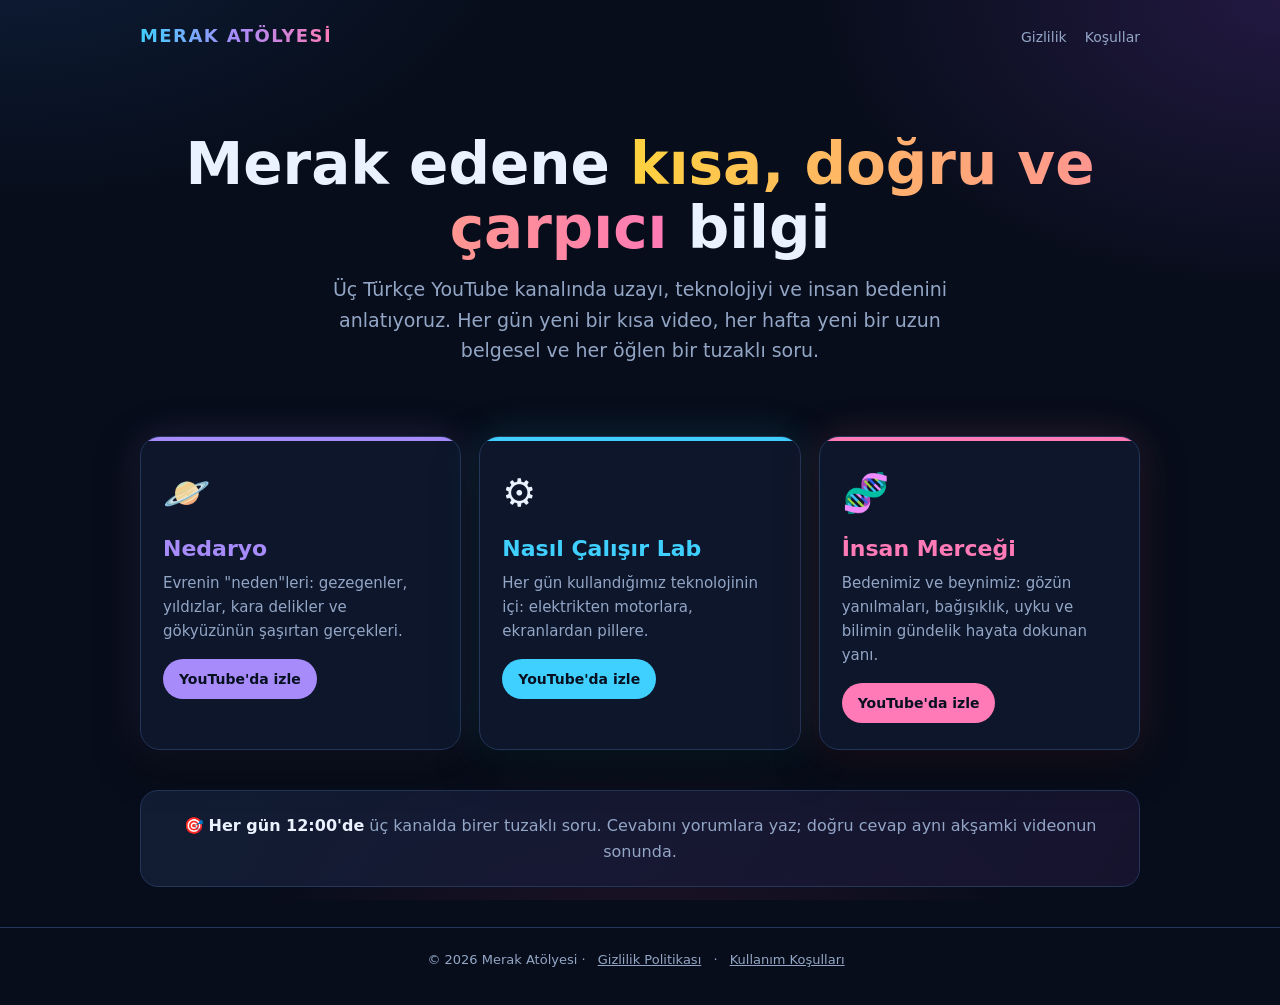
<file: index.html>
<!doctype html>
<html lang="tr">
<head>
<meta charset="utf-8">
<meta name="viewport" content="width=device-width, initial-scale=1">
<title>Merak Atölyesi · Nedaryo, Nasıl Çalışır Lab, İnsan Merceği</title>
<meta name="description" content="Uzayı, teknolojiyi ve insan bedenini kısa ve doğru bilgilerle anlatan üç Türkçe YouTube kanalı: Nedaryo, Nasıl Çalışır Lab ve İnsan Merceği.">
<link rel="stylesheet" href="style.css">
</head>
<body>
<div class="wrap">
  <header>
    <a class="logo" href="./">MERAK ATÖLYESİ</a>
    <nav><a href="gizlilik.html">Gizlilik</a><a href="kosullar.html">Koşullar</a></nav>
  </header>
  <section class="hero">
    <h1>Merak edene <span>kısa, doğru ve çarpıcı</span> bilgi</h1>
    <p>Üç Türkçe YouTube kanalında uzayı, teknolojiyi ve insan bedenini anlatıyoruz. Her gün yeni bir kısa video, her hafta yeni bir uzun belgesel ve her öğlen bir tuzaklı soru.</p>
  </section>
  <section class="grid">
    <article class="kanal" style="--c:var(--ned)">
      <div class="ikon">🪐</div><h2>Nedaryo</h2>
      <p>Evrenin "neden"leri: gezegenler, yıldızlar, kara delikler ve gökyüzünün şaşırtan gerçekleri.</p>
      <a class="btn" href="https://www.youtube.com/@nedaryo" target="_blank" rel="noopener">YouTube'da izle</a>
    </article>
    <article class="kanal" style="--c:var(--nc)">
      <div class="ikon">⚙️</div><h2>Nasıl Çalışır Lab</h2>
      <p>Her gün kullandığımız teknolojinin içi: elektrikten motorlara, ekranlardan pillere.</p>
      <a class="btn" href="https://www.youtube.com/@nasilcalisirlab" target="_blank" rel="noopener">YouTube'da izle</a>
    </article>
    <article class="kanal" style="--c:var(--im)">
      <div class="ikon">🧬</div><h2>İnsan Merceği</h2>
      <p>Bedenimiz ve beynimiz: gözün yanılmaları, bağışıklık, uyku ve bilimin gündelik hayata dokunan yanı.</p>
      <a class="btn" href="https://www.youtube.com/@insanmercegi" target="_blank" rel="noopener">YouTube'da izle</a>
    </article>
  </section>
  <div class="bant">🎯 <b>Her gün 12:00'de</b> üç kanalda birer tuzaklı soru. Cevabını yorumlara yaz; doğru cevap aynı akşamki videonun sonunda.</div>
</div>
<footer><div class="wrap">© 2026 Merak Atölyesi · <a href="gizlilik.html">Gizlilik Politikası</a> · <a href="kosullar.html">Kullanım Koşulları</a></div></footer>
</body>
</html>
</file>
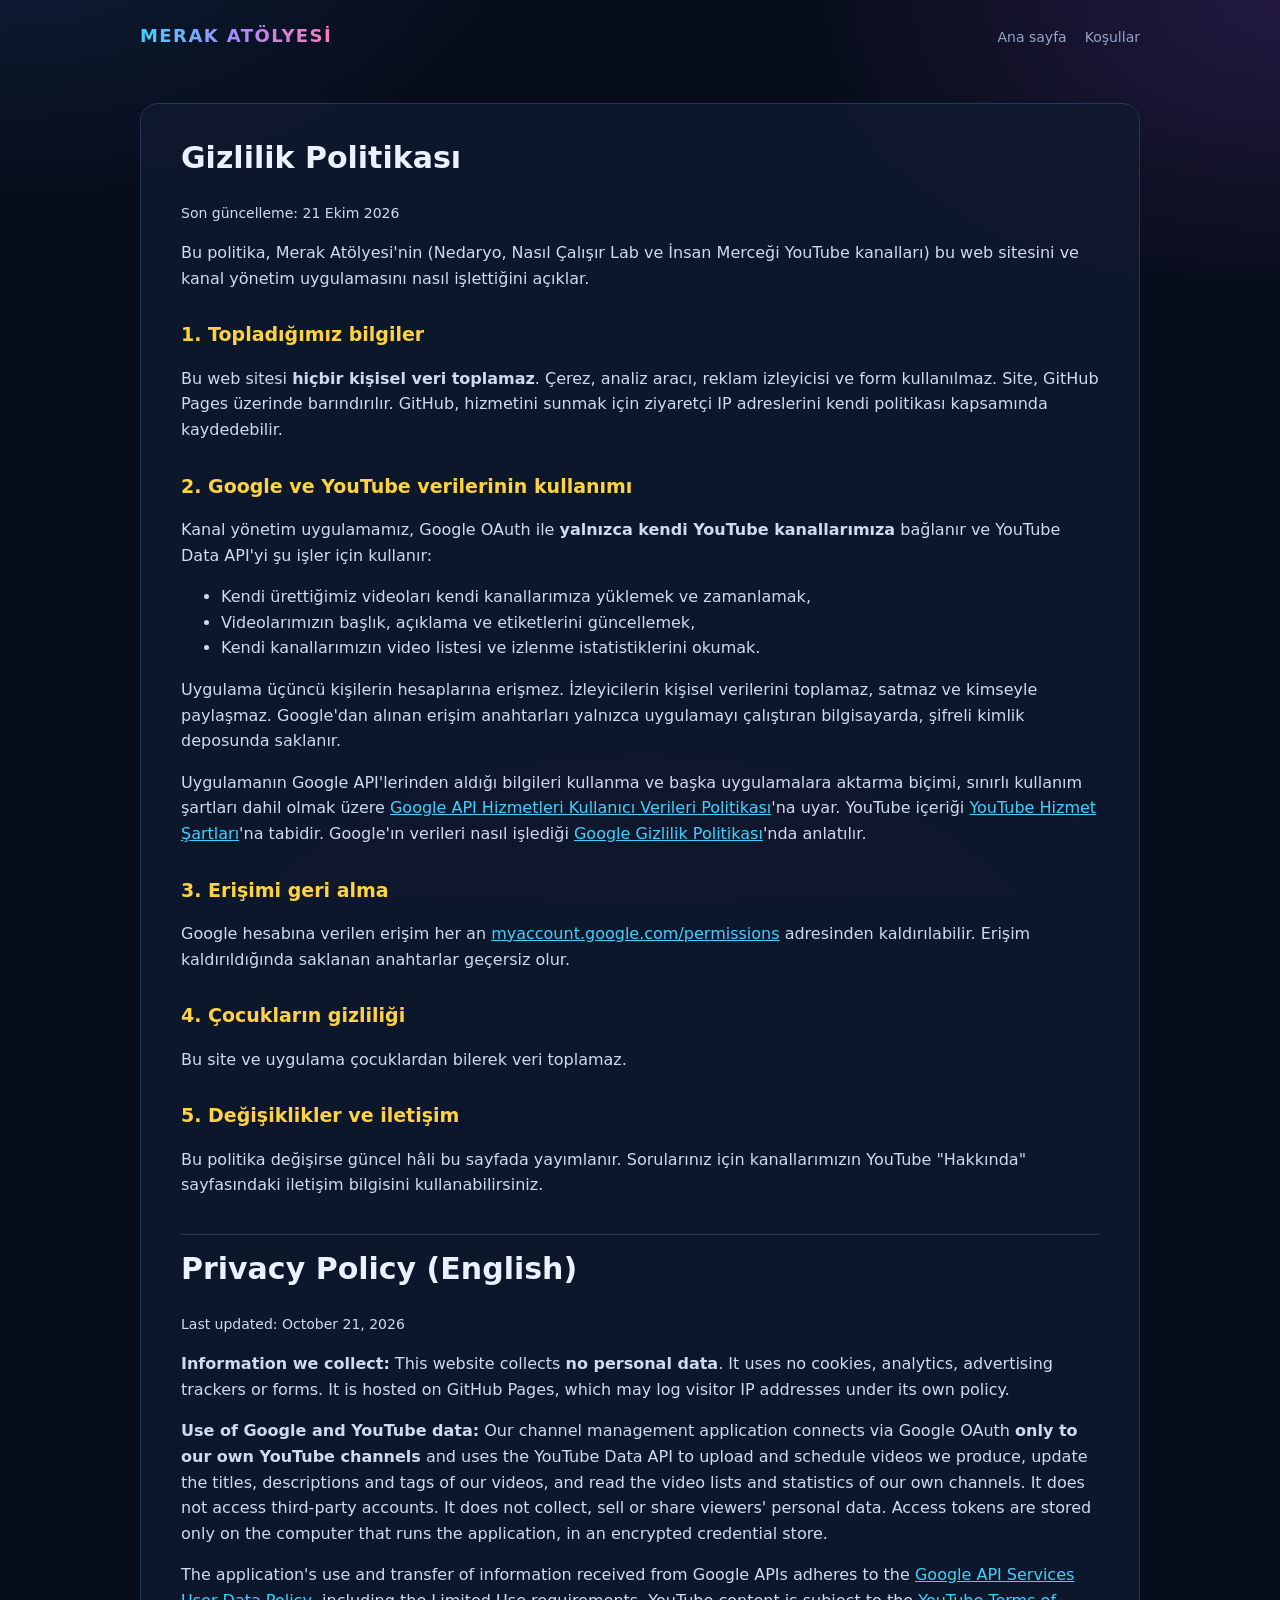
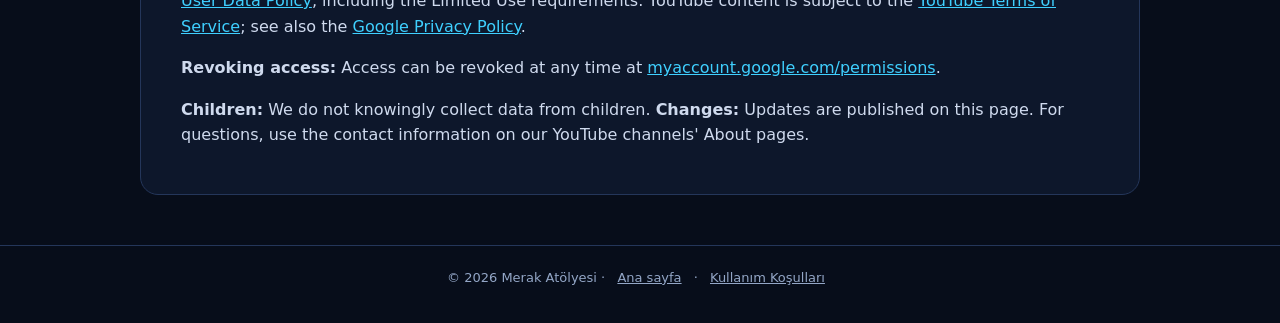
<file: gizlilik.html>
<!doctype html>
<html lang="tr">
<head>
<meta charset="utf-8">
<meta name="viewport" content="width=device-width, initial-scale=1">
<title>Gizlilik Politikası · Merak Atölyesi</title>
<link rel="stylesheet" href="style.css">
</head>
<body>
<div class="wrap">
  <header><a class="logo" href="./">MERAK ATÖLYESİ</a><nav><a href="./">Ana sayfa</a><a href="kosullar.html">Koşullar</a></nav></header>
  <main class="doc">
    <h1>Gizlilik Politikası</h1>
    <p class="tarih">Son güncelleme: 21 Ekim 2026</p>
    <p>Bu politika, Merak Atölyesi'nin (Nedaryo, Nasıl Çalışır Lab ve İnsan Merceği YouTube kanalları) bu web sitesini ve kanal yönetim uygulamasını nasıl işlettiğini açıklar.</p>
    <h2>1. Topladığımız bilgiler</h2>
    <p>Bu web sitesi <b>hiçbir kişisel veri toplamaz</b>. Çerez, analiz aracı, reklam izleyicisi ve form kullanılmaz. Site, GitHub Pages üzerinde barındırılır. GitHub, hizmetini sunmak için ziyaretçi IP adreslerini kendi politikası kapsamında kaydedebilir.</p>
    <h2>2. Google ve YouTube verilerinin kullanımı</h2>
    <p>Kanal yönetim uygulamamız, Google OAuth ile <b>yalnızca kendi YouTube kanallarımıza</b> bağlanır ve YouTube Data API'yi şu işler için kullanır:</p>
    <ul>
      <li>Kendi ürettiğimiz videoları kendi kanallarımıza yüklemek ve zamanlamak,</li>
      <li>Videolarımızın başlık, açıklama ve etiketlerini güncellemek,</li>
      <li>Kendi kanallarımızın video listesi ve izlenme istatistiklerini okumak.</li>
    </ul>
    <p>Uygulama üçüncü kişilerin hesaplarına erişmez. İzleyicilerin kişisel verilerini toplamaz, satmaz ve kimseyle paylaşmaz. Google'dan alınan erişim anahtarları yalnızca uygulamayı çalıştıran bilgisayarda, şifreli kimlik deposunda saklanır.</p>
    <p>Uygulamanın Google API'lerinden aldığı bilgileri kullanma ve başka uygulamalara aktarma biçimi, sınırlı kullanım şartları dahil olmak üzere <a href="https://developers.google.com/terms/api-services-user-data-policy" target="_blank" rel="noopener">Google API Hizmetleri Kullanıcı Verileri Politikası</a>'na uyar. YouTube içeriği <a href="https://www.youtube.com/t/terms" target="_blank" rel="noopener">YouTube Hizmet Şartları</a>'na tabidir. Google'ın verileri nasıl işlediği <a href="https://policies.google.com/privacy" target="_blank" rel="noopener">Google Gizlilik Politikası</a>'nda anlatılır.</p>
    <h2>3. Erişimi geri alma</h2>
    <p>Google hesabına verilen erişim her an <a href="https://myaccount.google.com/permissions" target="_blank" rel="noopener">myaccount.google.com/permissions</a> adresinden kaldırılabilir. Erişim kaldırıldığında saklanan anahtarlar geçersiz olur.</p>
    <h2>4. Çocukların gizliliği</h2>
    <p>Bu site ve uygulama çocuklardan bilerek veri toplamaz.</p>
    <h2>5. Değişiklikler ve iletişim</h2>
    <p>Bu politika değişirse güncel hâli bu sayfada yayımlanır. Sorularınız için kanallarımızın YouTube "Hakkında" sayfasındaki iletişim bilgisini kullanabilirsiniz.</p>

    <div class="en" lang="en">
      <h1>Privacy Policy (English)</h1>
      <p class="tarih">Last updated: October 21, 2026</p>
      <p><b>Information we collect:</b> This website collects <b>no personal data</b>. It uses no cookies, analytics, advertising trackers or forms. It is hosted on GitHub Pages, which may log visitor IP addresses under its own policy.</p>
      <p><b>Use of Google and YouTube data:</b> Our channel management application connects via Google OAuth <b>only to our own YouTube channels</b> and uses the YouTube Data API to upload and schedule videos we produce, update the titles, descriptions and tags of our videos, and read the video lists and statistics of our own channels. It does not access third-party accounts. It does not collect, sell or share viewers' personal data. Access tokens are stored only on the computer that runs the application, in an encrypted credential store.</p>
      <p>The application's use and transfer of information received from Google APIs adheres to the <a href="https://developers.google.com/terms/api-services-user-data-policy" target="_blank" rel="noopener">Google API Services User Data Policy</a>, including the Limited Use requirements. YouTube content is subject to the <a href="https://www.youtube.com/t/terms" target="_blank" rel="noopener">YouTube Terms of Service</a>; see also the <a href="https://policies.google.com/privacy" target="_blank" rel="noopener">Google Privacy Policy</a>.</p>
      <p><b>Revoking access:</b> Access can be revoked at any time at <a href="https://myaccount.google.com/permissions" target="_blank" rel="noopener">myaccount.google.com/permissions</a>.</p>
      <p><b>Children:</b> We do not knowingly collect data from children. <b>Changes:</b> Updates are published on this page. For questions, use the contact information on our YouTube channels' About pages.</p>
    </div>
  </main>
</div>
<footer><div class="wrap">© 2026 Merak Atölyesi · <a href="./">Ana sayfa</a> · <a href="kosullar.html">Kullanım Koşulları</a></div></footer>
</body>
</html>
</file>
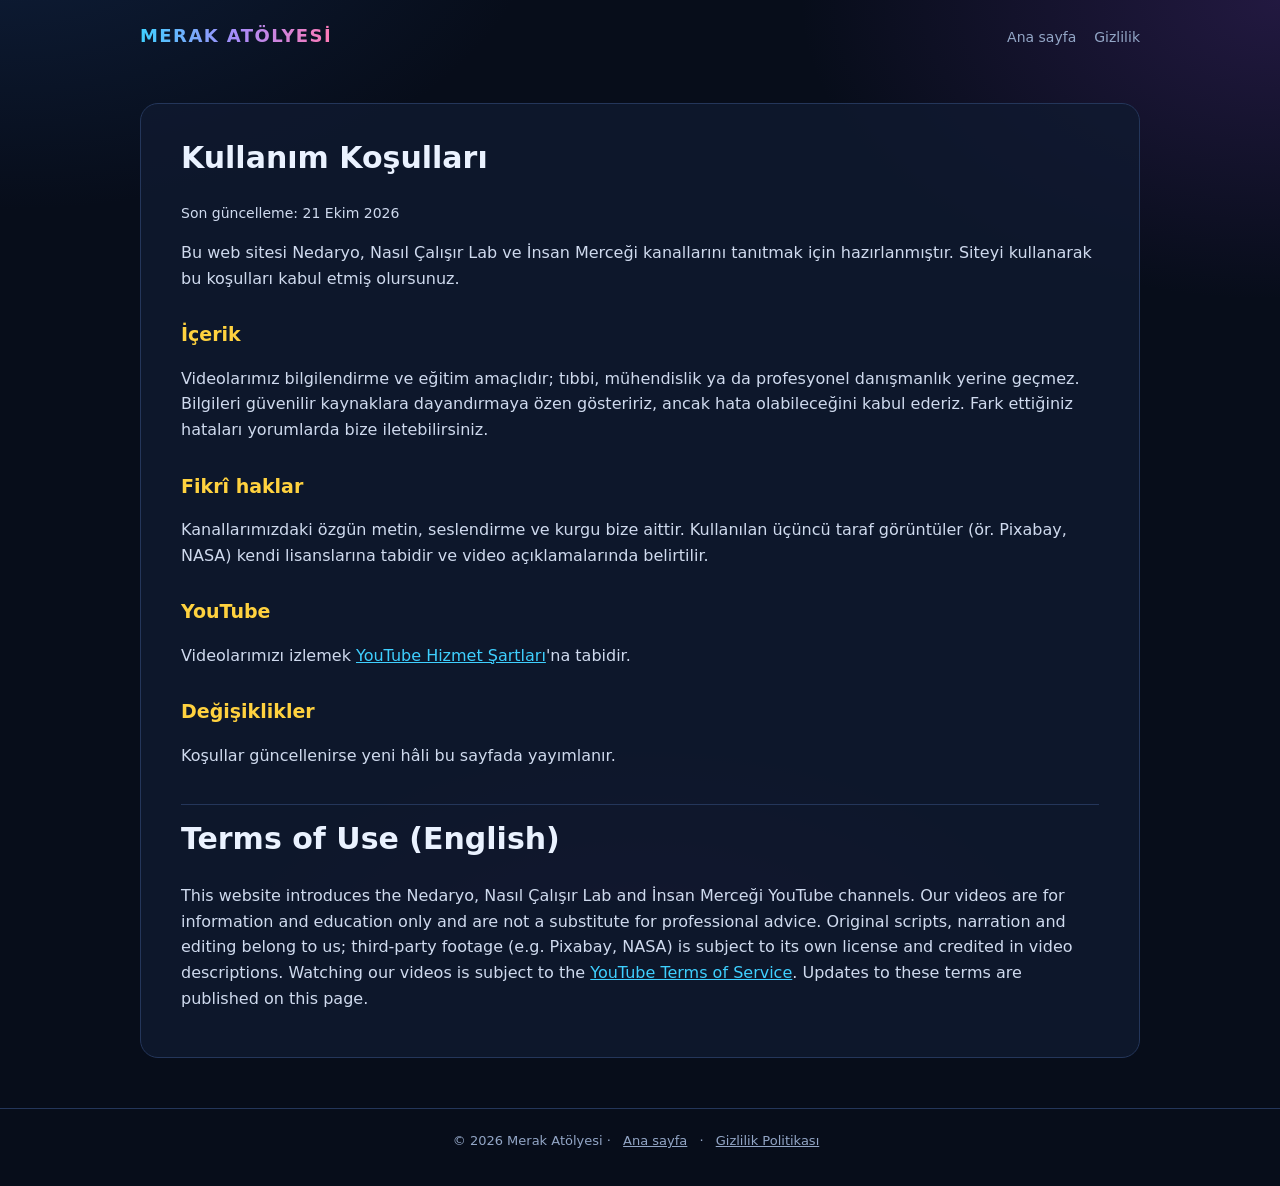
<file: kosullar.html>
<!doctype html>
<html lang="tr">
<head>
<meta charset="utf-8">
<meta name="viewport" content="width=device-width, initial-scale=1">
<title>Kullanım Koşulları · Merak Atölyesi</title>
<link rel="stylesheet" href="style.css">
</head>
<body>
<div class="wrap">
  <header><a class="logo" href="./">MERAK ATÖLYESİ</a><nav><a href="./">Ana sayfa</a><a href="gizlilik.html">Gizlilik</a></nav></header>
  <main class="doc">
    <h1>Kullanım Koşulları</h1>
    <p class="tarih">Son güncelleme: 21 Ekim 2026</p>
    <p>Bu web sitesi Nedaryo, Nasıl Çalışır Lab ve İnsan Merceği kanallarını tanıtmak için hazırlanmıştır. Siteyi kullanarak bu koşulları kabul etmiş olursunuz.</p>
    <h2>İçerik</h2>
    <p>Videolarımız bilgilendirme ve eğitim amaçlıdır; tıbbi, mühendislik ya da profesyonel danışmanlık yerine geçmez. Bilgileri güvenilir kaynaklara dayandırmaya özen gösteririz, ancak hata olabileceğini kabul ederiz. Fark ettiğiniz hataları yorumlarda bize iletebilirsiniz.</p>
    <h2>Fikrî haklar</h2>
    <p>Kanallarımızdaki özgün metin, seslendirme ve kurgu bize aittir. Kullanılan üçüncü taraf görüntüler (ör. Pixabay, NASA) kendi lisanslarına tabidir ve video açıklamalarında belirtilir.</p>
    <h2>YouTube</h2>
    <p>Videolarımızı izlemek <a href="https://www.youtube.com/t/terms" target="_blank" rel="noopener">YouTube Hizmet Şartları</a>'na tabidir.</p>
    <h2>Değişiklikler</h2>
    <p>Koşullar güncellenirse yeni hâli bu sayfada yayımlanır.</p>
    <div class="en" lang="en">
      <h1>Terms of Use (English)</h1>
      <p>This website introduces the Nedaryo, Nasıl Çalışır Lab and İnsan Merceği YouTube channels. Our videos are for information and education only and are not a substitute for professional advice. Original scripts, narration and editing belong to us; third-party footage (e.g. Pixabay, NASA) is subject to its own license and credited in video descriptions. Watching our videos is subject to the <a href="https://www.youtube.com/t/terms" target="_blank" rel="noopener">YouTube Terms of Service</a>. Updates to these terms are published on this page.</p>
    </div>
  </main>
</div>
<footer><div class="wrap">© 2026 Merak Atölyesi · <a href="./">Ana sayfa</a> · <a href="gizlilik.html">Gizlilik Politikası</a></div></footer>
</body>
</html>
</file>
<file: style.css>
:root { --bg:#070d1a; --ink:#eaf2ff; --dim:#93a6c6; --nc:#3fd0ff; --im:#ff7ab6; --ned:#a78bfa; --y:#ffd23f; --card:#101a30cc; --line:#24365a; }
* { box-sizing:border-box; }
html,body { margin:0; color:var(--ink); font-family:"Segoe UI",system-ui,-apple-system,sans-serif; line-height:1.6;
  background:radial-gradient(900px 500px at 0% -10%,#16305a80,transparent 60%),radial-gradient(800px 500px at 100% 0%,#4b2a7a66,transparent 60%),radial-gradient(700px 400px at 50% 110%,#5a1f4a55,transparent 60%),var(--bg); background-attachment:fixed; min-height:100vh; }
a { color:var(--nc); }
.wrap { max-width:1040px; margin:0 auto; padding:0 20px; }
header { padding:22px 0; display:flex; align-items:center; justify-content:space-between; gap:12px; flex-wrap:wrap; }
.logo { font-weight:900; letter-spacing:.08em; font-size:18px; background:linear-gradient(90deg,var(--nc),var(--ned) 50%,var(--im)); -webkit-background-clip:text; background-clip:text; color:transparent; text-decoration:none; }
nav a { color:var(--dim); text-decoration:none; margin-left:18px; font-size:14px; } nav a:hover { color:var(--ink); }
.hero { padding:60px 0 30px; text-align:center; }
.hero h1 { font-size:clamp(32px,6vw,58px); line-height:1.1; margin:0 0 14px; font-weight:900; }
.hero h1 span { background:linear-gradient(90deg,var(--y),var(--im)); -webkit-background-clip:text; background-clip:text; color:transparent; }
.hero p { color:var(--dim); font-size:clamp(16px,2.2vw,19px); max-width:640px; margin:0 auto; }
.grid { display:grid; grid-template-columns:repeat(auto-fit,minmax(260px,1fr)); gap:18px; margin:40px 0; }
.kanal { position:relative; border-radius:20px; padding:26px 22px; background:var(--card); border:1px solid var(--line); overflow:hidden; backdrop-filter:blur(6px);
  box-shadow:0 14px 40px #0008,0 0 40px color-mix(in srgb,var(--c) 18%,transparent); transition:transform .25s,box-shadow .25s; }
.kanal:hover { transform:translateY(-5px); box-shadow:0 20px 50px #000a,0 0 60px color-mix(in srgb,var(--c) 35%,transparent); }
.kanal:before { content:''; position:absolute; inset:0 0 auto 0; height:4px; background:var(--c); }
.kanal .ikon { font-size:38px; } .kanal h2 { margin:8px 0 4px; color:var(--c); font-size:22px; }
.kanal p { color:var(--dim); margin:0 0 16px; font-size:15px; }
.kanal a.btn { display:inline-block; padding:9px 16px; border-radius:99px; background:var(--c); color:#061020; font-weight:800; text-decoration:none; font-size:14px; }
.bant { margin:10px 0 40px; padding:22px; border-radius:18px; border:1px solid var(--line); background:linear-gradient(120deg,#14203acc,#1b1433cc); text-align:center; color:var(--dim); }
.bant b { color:var(--ink); }
.doc { background:var(--card); border:1px solid var(--line); border-radius:18px; padding:30px clamp(18px,4vw,40px); margin:30px 0 50px; }
.doc h1 { margin-top:0; font-size:30px; } .doc h2 { color:var(--y); font-size:19px; margin-top:28px; } .doc p,.doc li { color:#cfdaee; }
.doc .en { border-top:1px solid var(--line); margin-top:36px; padding-top:10px; }
.tarih { color:var(--dim); font-size:14px; }
footer { border-top:1px solid var(--line); padding:22px 0 34px; color:var(--dim); font-size:13px; text-align:center; }
footer a { color:var(--dim); margin:0 8px; }
@media (prefers-reduced-motion:reduce) { .kanal { transition:none; } }
</file>
